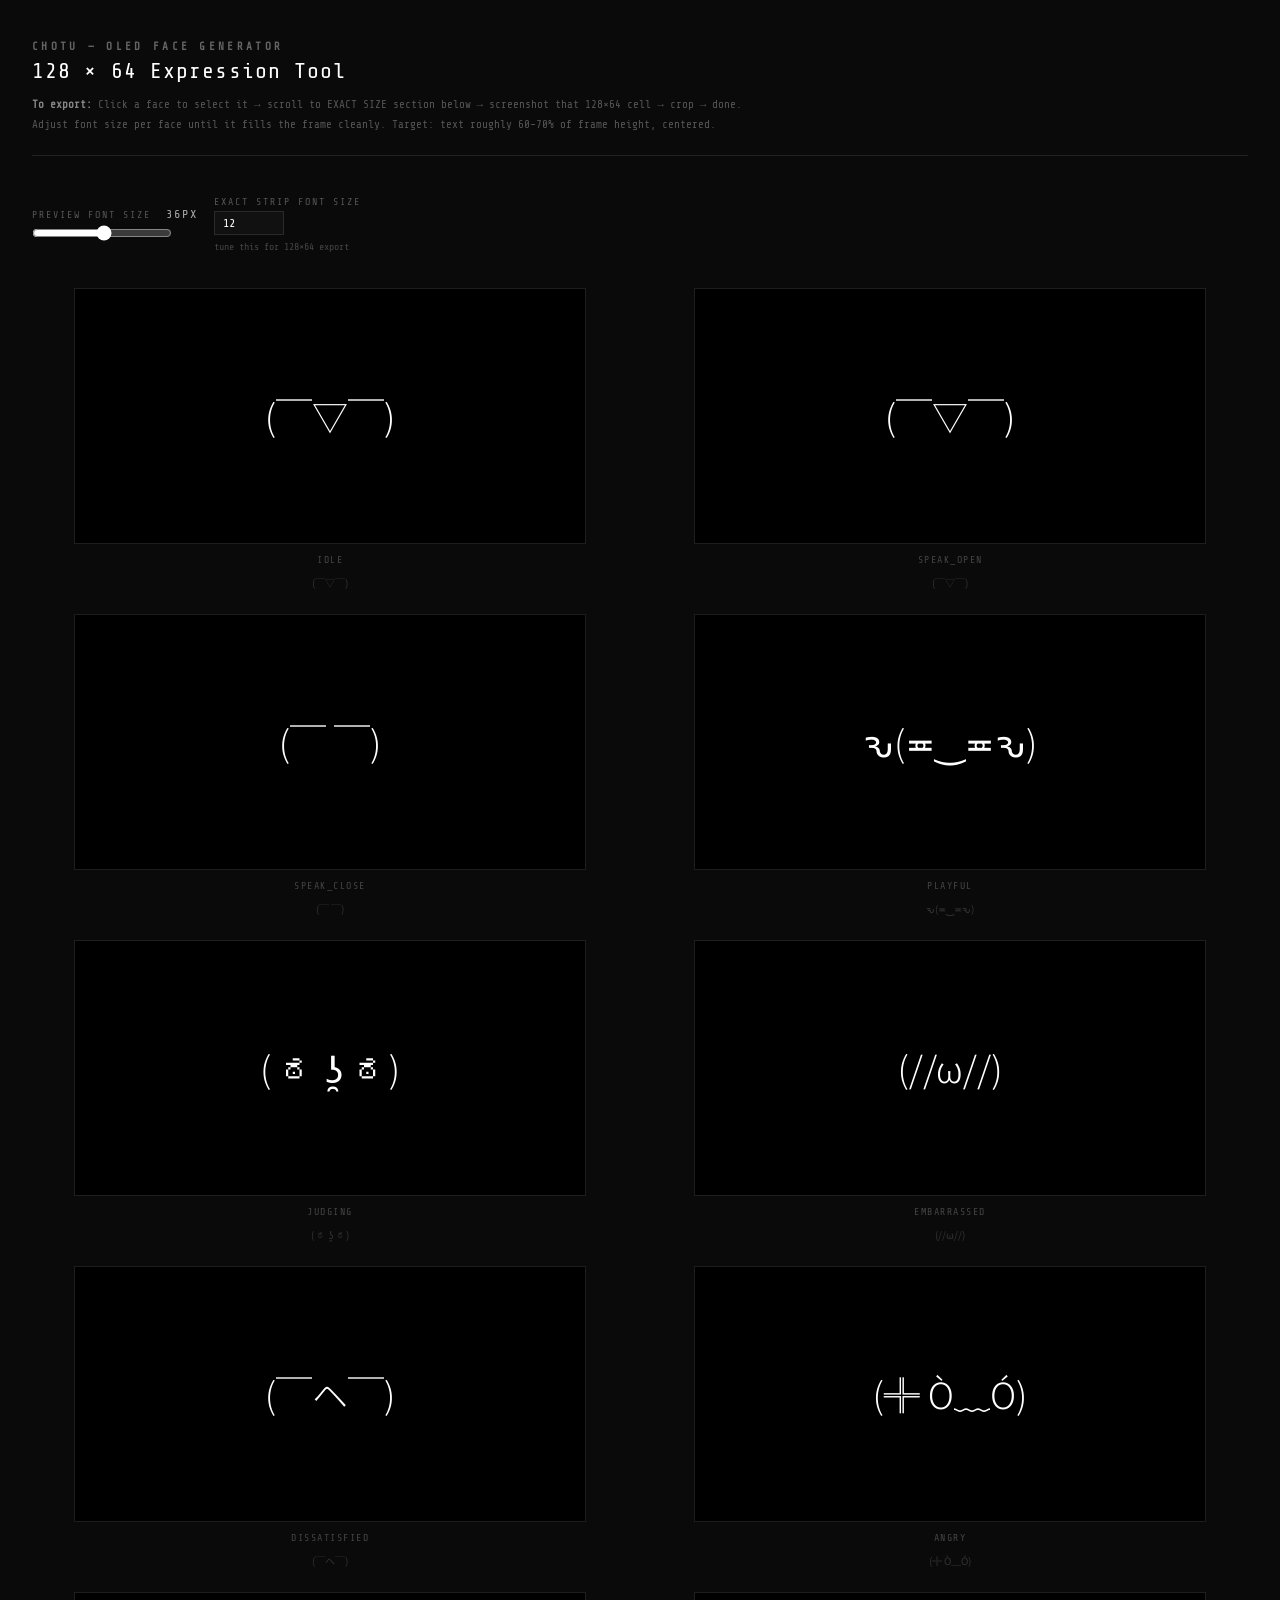
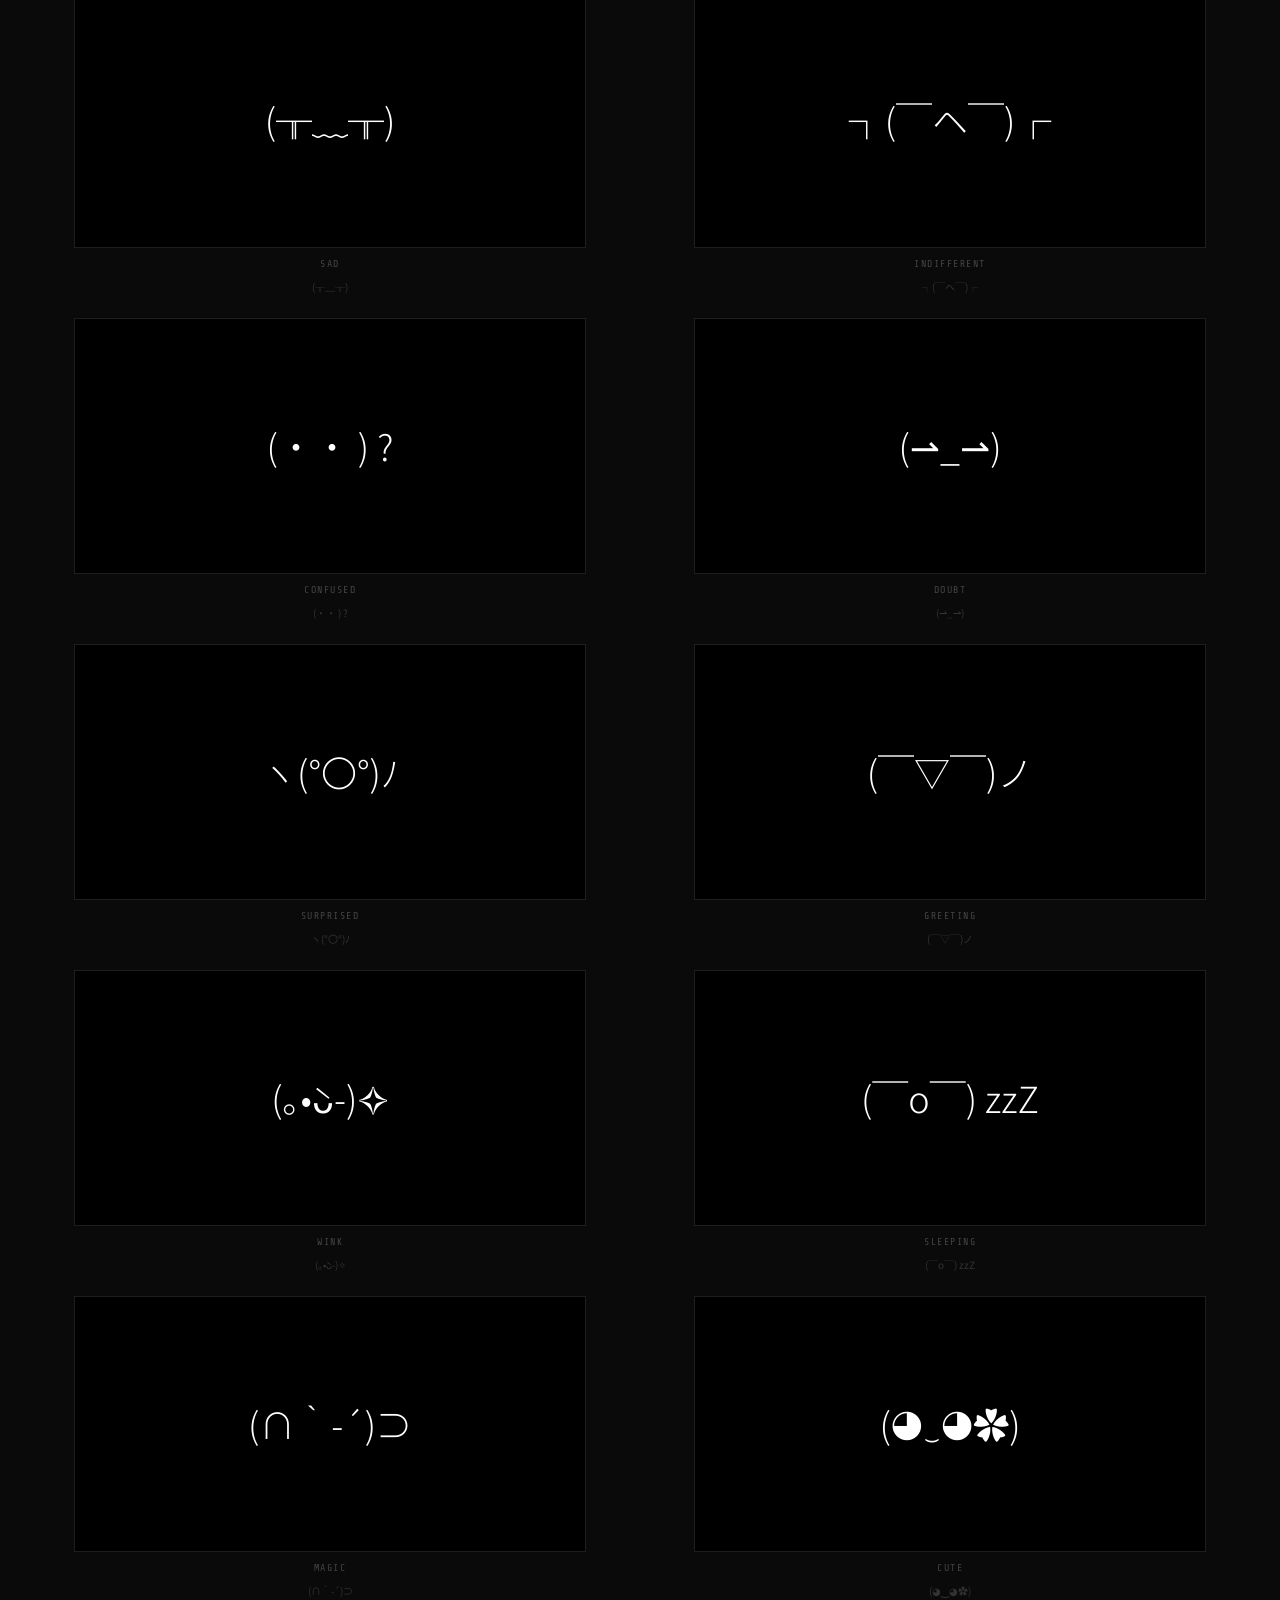
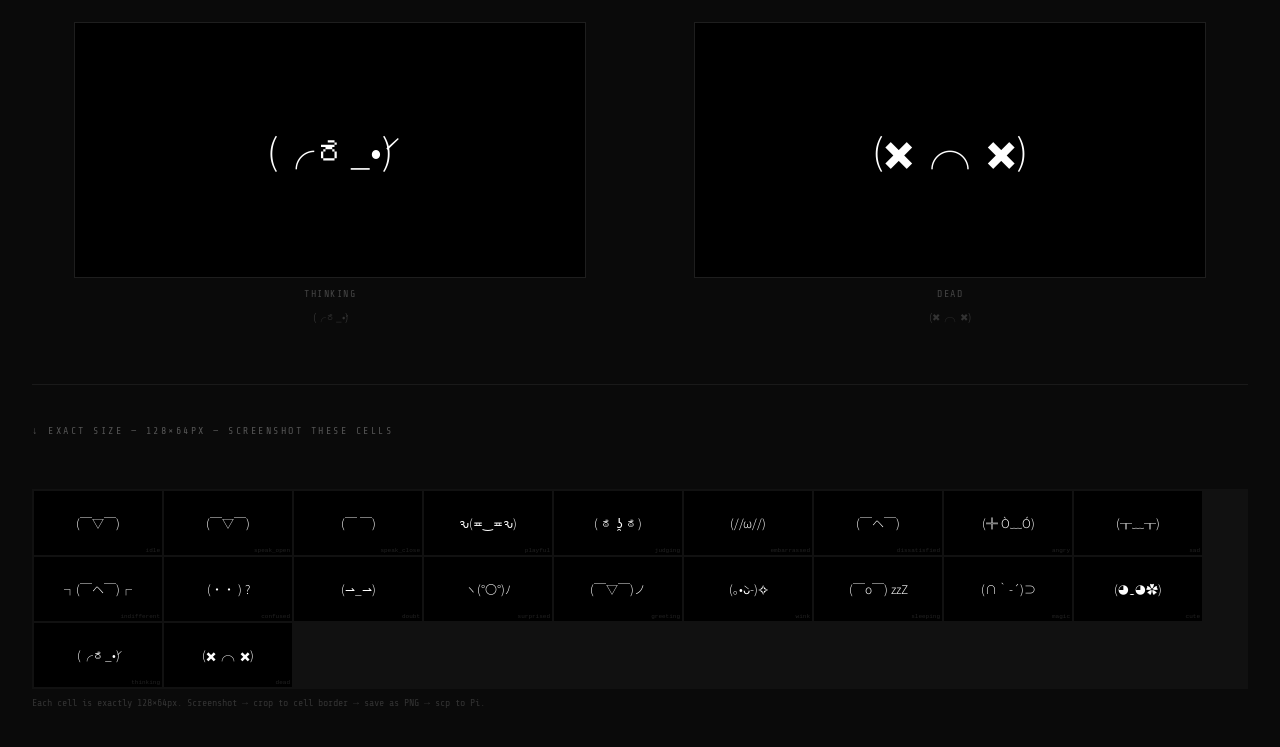
<file: scripts/chotu_faces.html>
<!DOCTYPE html>
<html lang="ja">
<head>
<meta charset="UTF-8">
<title>Chotu Faces — OLED Export Tool</title>
<link rel="preconnect" href="https://fonts.googleapis.com">
<link href="https://fonts.googleapis.com/css2?family=Noto+Sans+JP:wght@300;400&family=Noto+Sans+Symbols+2&family=Share+Tech+Mono&display=swap" rel="stylesheet">
<style>
  :root {
    --oled-w: 128px;
    --oled-h: 64px;
    --scale: 4;
    --preview-w: calc(var(--oled-w) * var(--scale));
    --preview-h: calc(var(--oled-h) * var(--scale));
  }

  * { box-sizing: border-box; margin: 0; padding: 0; }

  body {
    background: #0a0a0a;
    color: #e0e0e0;
    font-family: 'Share Tech Mono', monospace;
    padding: 40px 32px;
    min-height: 100vh;
  }

  header {
    margin-bottom: 40px;
    border-bottom: 1px solid #222;
    padding-bottom: 20px;
  }

  h1 {
    font-size: 11px;
    letter-spacing: 0.3em;
    text-transform: uppercase;
    color: #666;
    margin-bottom: 6px;
  }

  h2 {
    font-size: 22px;
    color: #fff;
    font-weight: 400;
    letter-spacing: 0.05em;
  }

  .instructions {
    margin-top: 12px;
    font-size: 11px;
    color: #555;
    line-height: 1.8;
  }

  .instructions strong { color: #888; }

  /* Controls */
  .controls {
    display: flex;
    gap: 16px;
    margin-bottom: 36px;
    align-items: center;
    flex-wrap: wrap;
  }

  .control-group {
    display: flex;
    flex-direction: column;
    gap: 4px;
  }

  label {
    font-size: 10px;
    letter-spacing: 0.2em;
    text-transform: uppercase;
    color: #555;
  }

  input[type=range] {
    width: 140px;
    accent-color: #fff;
  }

  input[type=number] {
    background: #111;
    border: 1px solid #2a2a2a;
    color: #fff;
    padding: 4px 8px;
    width: 70px;
    font-family: inherit;
    font-size: 12px;
  }

  .val { font-size: 12px; color: #aaa; margin-left: 8px; }

  /* Grid */
  .grid {
    display: grid;
    grid-template-columns: repeat(auto-fill, minmax(calc(var(--preview-w) + 32px), 1fr));
    gap: 24px;
  }

  .card {
    display: flex;
    flex-direction: column;
    align-items: center;
    gap: 10px;
  }

  /* The OLED preview — black box at 4× scale */
  .oled-frame {
    width: var(--preview-w);
    height: var(--preview-h);
    background: #000;
    border: 1px solid #1e1e1e;
    display: flex;
    align-items: center;
    justify-content: center;
    overflow: hidden;
    position: relative;
    cursor: pointer;
    transition: border-color 0.15s;
  }

  .oled-frame:hover { border-color: #444; }
  .oled-frame.active { border-color: #fff; }

  /* The face text — white on black, pixel-snapped */
  .face-text {
    color: #ffffff;
    font-family: 'Noto Sans JP', 'Noto Sans Symbols 2', monospace;
    font-weight: 300;
    white-space: nowrap;
    line-height: 1;
    image-rendering: pixelated;
    text-rendering: geometricPrecision;
    -webkit-font-smoothing: none;
    font-smoothing: none;
    /* font size controlled by JS */
  }

  .card-label {
    font-size: 10px;
    letter-spacing: 0.15em;
    text-transform: uppercase;
    color: #444;
  }

  .card-kaomoji {
    font-size: 10px;
    color: #333;
    font-family: 'Noto Sans JP', monospace;
    max-width: var(--preview-w);
    overflow: hidden;
    text-overflow: ellipsis;
    white-space: nowrap;
  }

  /* Screenshot helper — actual 128×64 capture target */
  .capture-section {
    margin-top: 60px;
    border-top: 1px solid #1a1a1a;
    padding-top: 40px;
  }

  .capture-title {
    font-size: 10px;
    letter-spacing: 0.25em;
    text-transform: uppercase;
    color: #555;
    margin-bottom: 24px;
  }

  /* Exact 128×64 strip — screenshot THIS */
  .strip-wrapper {
    display: flex;
    flex-wrap: wrap;
    gap: 2px;
    background: #111;
    padding: 2px;
    width: fit-content;
  }

  .strip-cell {
    width: 128px;
    height: 64px;
    background: #000;
    display: flex;
    align-items: center;
    justify-content: center;
    overflow: hidden;
    position: relative;
  }

  .strip-label {
    position: absolute;
    bottom: 1px;
    right: 2px;
    font-size: 6px;
    color: #222;
    font-family: monospace;
    pointer-events: none;
  }

  .strip-face {
    color: #fff;
    font-family: 'Noto Sans JP', 'Noto Sans Symbols 2', monospace;
    font-weight: 300;
    white-space: nowrap;
    line-height: 1;
    -webkit-font-smoothing: none;
  }

  /* Selected highlight */
  #selected-info {
    font-size: 11px;
    color: #666;
    margin-bottom: 12px;
    min-height: 16px;
  }

  #selected-info strong { color: #aaa; }

  .tip {
    font-size: 10px;
    color: #333;
    margin-top: 8px;
  }
</style>
</head>
<body>

<header>
  <h1>Chotu — OLED Face Generator</h1>
  <h2>128 × 64 Expression Tool</h2>
  <p class="instructions">
    <strong>To export:</strong> Click a face to select it → scroll to EXACT SIZE section below →
    screenshot that 128×64 cell → crop → done.<br>
    Adjust font size per face until it fills the frame cleanly.
    Target: text roughly 60–70% of frame height, centered.
  </p>
</header>

<div class="controls">
  <div class="control-group">
    <label>Preview Font Size <span class="val" id="size-val">36px</span></label>
    <input type="range" id="font-size" min="10" max="60" value="36"
      oninput="updateSize(this.value)">
  </div>
  <div class="control-group">
    <label>Exact Strip Font Size</label>
    <input type="number" id="strip-size" value="12" min="6" max="20"
      oninput="updateStripSize(this.value)">
    <span style="font-size:10px;color:#444;margin-top:2px;">tune this for 128×64 export</span>
  </div>
</div>

<div class="grid" id="grid"></div>

<!-- Exact size export section -->
<div class="capture-section">
  <p class="capture-title">↓ Exact size — 128×64px — screenshot these cells</p>
  <p id="selected-info"></p>
  <div class="strip-wrapper" id="strip"></div>
  <p class="tip">Each cell is exactly 128×64px. Screenshot → crop to cell border → save as PNG → scp to Pi.</p>
</div>

<script>
const EXPRESSIONS = [
  { name: "idle",         kaomoji: "(￣▽￣)" },
  { name: "speak_open",   kaomoji: "(￣▽￣)" },
  { name: "speak_close",  kaomoji: "(￣ ￣)" },
  { name: "playful",      kaomoji: "ԅ(≖‿≖ԅ)" },
  { name: "judging",      kaomoji: "( ಠ ʖ̯ ಠ)" },
  { name: "embarrassed",  kaomoji: "(//ω//)" },
  { name: "dissatisfied", kaomoji: "(￣ヘ￣)" },
  { name: "angry",        kaomoji: "(╬ Ò﹏Ó)" },
  { name: "sad",          kaomoji: "(╥﹏╥)" },
  { name: "indifferent",  kaomoji: "┐(￣ヘ￣)┌" },
  { name: "confused",     kaomoji: "(・・ ) ?" },
  { name: "doubt",        kaomoji: "(⇀_⇀)" },
  { name: "surprised",    kaomoji: "ヽ(°〇°)ﾉ" },
  { name: "greeting",     kaomoji: "(￣▽￣)ノ" },
  { name: "wink",         kaomoji: "(｡•̀ᴗ-)✧" },
  { name: "sleeping",     kaomoji: "(￣o￣) zzZ" },
  { name: "magic",        kaomoji: "(∩｀-´)⊃" },
  { name: "cute",         kaomoji: "(◕‿◕✿)" },
  { name: "thinking",     kaomoji: "(╭ರ_•́)" },
  { name: "dead",         kaomoji: "(✖╭╮✖)" },
];

let currentSize = 36;
let stripSize = 12;
let selectedIndex = null;

function buildGrid() {
  const grid = document.getElementById('grid');
  grid.innerHTML = '';
  EXPRESSIONS.forEach((expr, i) => {
    const card = document.createElement('div');
    card.className = 'card';

    const frame = document.createElement('div');
    frame.className = 'oled-frame';
    frame.id = `frame-${i}`;
    frame.onclick = () => selectFace(i);

    const text = document.createElement('div');
    text.className = 'face-text';
    text.id = `face-${i}`;
    text.textContent = expr.kaomoji;
    text.style.fontSize = currentSize + 'px';

    frame.appendChild(text);

    const label = document.createElement('div');
    label.className = 'card-label';
    label.textContent = expr.name;

    const km = document.createElement('div');
    km.className = 'card-kaomoji';
    km.textContent = expr.kaomoji;

    card.appendChild(frame);
    card.appendChild(label);
    card.appendChild(km);
    grid.appendChild(card);
  });
}

function buildStrip() {
  const strip = document.getElementById('strip');
  strip.innerHTML = '';
  EXPRESSIONS.forEach((expr, i) => {
    const cell = document.createElement('div');
    cell.className = 'strip-cell';
    cell.id = `strip-cell-${i}`;

    const face = document.createElement('div');
    face.className = 'strip-face';
    face.id = `strip-face-${i}`;
    face.textContent = expr.kaomoji;
    face.style.fontSize = stripSize + 'px';

    const lbl = document.createElement('div');
    lbl.className = 'strip-label';
    lbl.textContent = expr.name;

    cell.appendChild(face);
    cell.appendChild(lbl);
    strip.appendChild(cell);
  });
}

function selectFace(i) {
  // Deselect previous
  if (selectedIndex !== null) {
    document.getElementById(`frame-${selectedIndex}`)?.classList.remove('active');
    document.getElementById(`strip-cell-${selectedIndex}`)?.style.setProperty('outline', 'none');
  }

  selectedIndex = i;
  document.getElementById(`frame-${i}`)?.classList.add('active');

  const cell = document.getElementById(`strip-cell-${i}`);
  if (cell) {
    cell.style.outline = '1px solid #fff';
    cell.scrollIntoView({ behavior: 'smooth', block: 'center' });
  }

  const expr = EXPRESSIONS[i];
  document.getElementById('selected-info').innerHTML =
    `Selected: <strong>${expr.name}</strong> &nbsp;·&nbsp; ${expr.kaomoji} &nbsp;·&nbsp; screenshot the highlighted cell below`;
}

function updateSize(val) {
  currentSize = parseInt(val);
  document.getElementById('size-val').textContent = val + 'px';
  EXPRESSIONS.forEach((_, i) => {
    const el = document.getElementById(`face-${i}`);
    if (el) el.style.fontSize = currentSize + 'px';
  });
}

function updateStripSize(val) {
  stripSize = parseInt(val);
  EXPRESSIONS.forEach((_, i) => {
    const el = document.getElementById(`strip-face-${i}`);
    if (el) el.style.fontSize = stripSize + 'px';
  });
}

buildGrid();
buildStrip();
</script>
</body>
</html>
</file>
